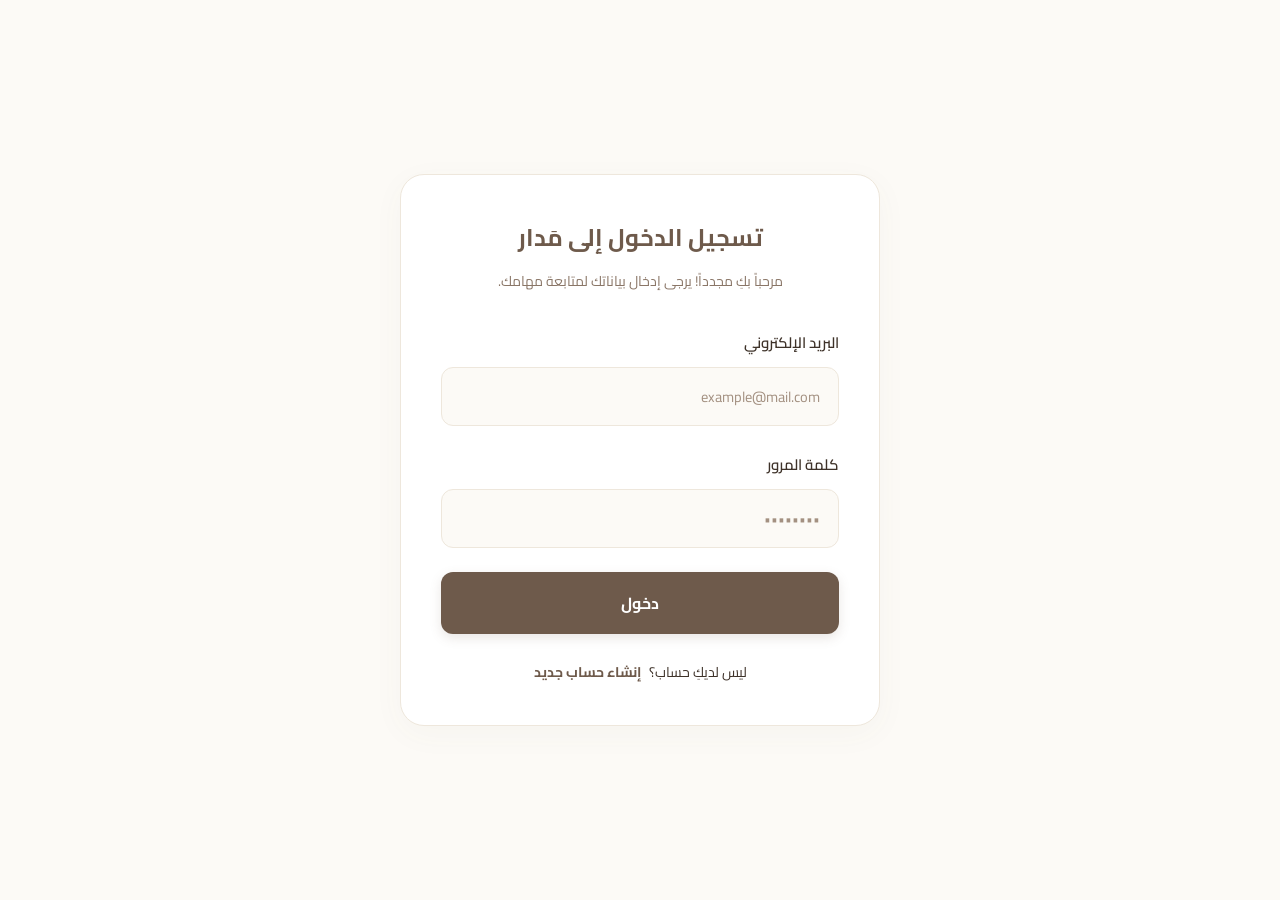
<file: index.html>
<!DOCTYPE html>
<html lang="ar" dir="rtl">
<head>
    <meta charset="UTF-8">
    <meta name="viewport" content="width=device-width, initial-scale=1.0">
    <title>لوحة التحكم - نظرة عامة</title>
    <link rel="stylesheet" href="style.css">
    <link rel="preconnect" href="https://fonts.googleapis.com">
    <link rel="preconnect" href="https://fonts.gstatic.com" crossorigin>
    <link href="https://fonts.googleapis.com/css2?family=Cairo:wght@300;400;600;700&display=swap" rel="stylesheet">
</head>
<body>

    <div class="app-container">
        <aside class="sidebar">
            <div class="logo-section">
                <h2>تطبيق مدار</h2>
            </div>
            <nav class="nav-menu">
                <a href="index.html" class="nav-item active">
                    <span class="icon">📊</span> نظرة عامة
                </a>
                <a href="tasks.html" class="nav-item">
                    <span class="icon">📝</span> إدارة المهام
                </a>
                <a href="calendar.html" class="nav-item">
                    <span class="icon">📅</span> التقويم
                </a>
                <a href="settings.html" class="nav-item">
                    <span class="icon">⚙️</span> الإعدادات
                </a>
            </nav>
           <div class="user-profile">
    <div class="avatar" id="userAvatar">M</div>
    <div class="username" id="displayUsername">جاري التحميل...</div>
</div>
        </aside>

        <main class="main-content">
            <header class="main-header">
                <div class="welcome-text">
                    <h1>أهلاً بكِ في لوحة التحكم</h1>
                    <p>تابعي مصفوفة مهامك اليومية ومشاريعك الحالية بصورة منظمة.</p>
                </div>
            </header>

            <section class="stats-grid">
                <div class="stat-card total">
                    <div class="stat-icon">📁</div>
                    <div class="stat-info">
                        <h3>المهام الكلية</h3>
                        <p class="stat-number">12</p>
                    </div>
                </div>
                <div class="stat-card completed">
                    <div class="stat-icon">✅</div>
                    <div class="stat-info">
                        <h3>المهام المكتملة</h3>
                        <p class="stat-number">8</p>
                    </div>
                </div>
                <div class="stat-card delayed">
                    <div class="stat-icon">⚠️</div>
                    <div class="stat-info">
                        <h3>المهام المتأخرة</h3>
                        <p class="stat-number">2</p>
                    </div>
                </div>
            </section>

            <section class="recent-tasks-section">
                <div class="section-header">
                    <h2>⏳ المهام القادمة ذات الأولوية</h2>
                </div>
                <div class="task-list-mini">
                    <div class="mini-task-item high-priority">
                        <div class="task-meta">
                            <span class="priority-dot high"></span>
                            <span class="task-title">برمجة جافا سكربت للموقع</span>
                        </div>
                        <span class="task-date">18 / 06 / 2026</span>
                    </div>
                    <div class="mini-task-item med-priority">
                        <div class="task-meta">
                            <span class="priority-dot med"></span>
                            <span class="task-title">تصميم واجهة لوحة التحكم الإضافية</span>
                        </div>
                        <span class="task-date">22 / 06 / 2026</span>
                    </div>
                </div>
            </section>
        </main>
    </div>
<script src="script.js"></script>
</body>
</html>
</file>
<file: style.css>
/* ==========================================================================
   تطبيق مَدار (Madar Task Management) - ملف التنسيق الموحد والشامل الشامل
   ========================================================================== */

/* إعدادات الخطوط والتهيئة العامة */
* {
    margin: 0;
    padding: 0;
    box-sizing: border-box;
    font-family: 'Cairo', sans-serif;
}

:root {
    /* لوحة الألوان البيجية والبنية الهادئة والأنيقة */
    --bg-main: #fcfaf6;            /* بيج ناعم جداً للخلفية الأساسية للموقع */
    --bg-sidebar: #f3ede2;         /* بيج دافئ مميز للقائمة الجانبية */
    --white: #ffffff;              /* أبيض ناصع لخلفيات البطاقات والتقويم والـ Forms */
    
    /* درجات البني الاحترافية */
    --accent-brown: #6e5a4b;       /* بني دافئ غني للعناصر النشطة والأزرار والنصوص الرئيسية */
    --accent-hover: #58483c;       /* درجة أغمق قليلاً لتأثيرات الـ Hover */
    --accent-light-brown: #a89485; /* بني ناعم متناسق */
    
    /* ألوان النصوص والحدود */
    --text-main: #3e3229;          /* بني داكن جداً (بديل الأسود) لراحة تامة للعين */
    --text-muted: #8a7667;         /* بني رمادي خفيف للنصوص الثانوية والتواريخ */
    --border-color: #eee7dc;       /* لون الحدود الفاصلة مريح ومتناسق مع البيج */
    
    /* ألوان دلالية للأولويات والإجراءات الخطيرة */
    --priority-high: #c2593f;      /* أحمر طوبي هادئ للأولويات العالية */
    --priority-medium: #d49a46;    /* خردلي دافئ للأولويات المتوسطة */
    --priority-low: #738c71;       /* أخضر زيتوني ناعم للأولويات المنخفضة */
    --danger-bg: #ba4a4a;          /* أحمر دافئ لزر مسح البيانات */
    --danger-hover: #9c3c3c;
}

body {
    background-color: var(--bg-main);
    color: var(--text-main);
    min-height: 100vh;
    overflow-x: hidden;
}

/* ==========================================================================
   1. الهيكل العام ونظام التوزيع (Layout & Sidebar)
   ========================================================================== */

.app-container {
    display: flex;
    min-height: 100vh;
    width: 100%;
}

/* القائمة الجانبية (Sidebar) */
.sidebar {
    width: 260px;
    background-color: var(--bg-sidebar);
    padding: 35px 20px;
    display: flex;
    flex-direction: column;
    justify-content: space-between;
    border-left: 1px solid #e7dfd3;
    flex-shrink: 0;
}

.logo-section h2 {
    color: var(--accent-brown);
    font-size: 22px;
    font-weight: 700;
    text-align: center;
    margin-bottom: 40px;
    letter-spacing: 0.5px;
}

.nav-menu {
    display: flex;
    flex-direction: column;
    gap: 12px;
    flex-grow: 1;
}

.nav-item {
    display: flex;
    align-items: center;
    gap: 15px;
    padding: 14px 18px;
    color: var(--text-main);
    text-decoration: none;
    font-weight: 600;
    font-size: 15px;
    border-radius: 12px;
    transition: all 0.25s ease-in-out;
}

.nav-item:hover {
    background-color: rgba(110, 90, 75, 0.08);
    color: var(--accent-brown);
}

.nav-item.active {
    background-color: var(--accent-brown);
    color: var(--white);
    box-shadow: 0 4px 12px rgba(110, 90, 75, 0.15);
}

.nav-item .icon {
    font-size: 18px;
}

/* حساب المستخدم (User Profile Section) */
.user-profile {
    display: flex;
    align-items: center;
    gap: 14px;
    padding-top: 20px;
    border-top: 1px solid #e7dfd3;
}

.avatar {
    width: 42px;
    height: 42px;
    background-color: var(--accent-brown);
    color: var(--white);
    border-radius: 50%;
    display: flex;
    align-items: center;
    justify-content: center;
    font-weight: 700;
    font-size: 16px;
    box-shadow: 0 2px 6px rgba(110, 90, 75, 0.1);
}

.username {
    font-weight: 600;
    color: var(--text-main);
    font-size: 14px;
}

/* المحتوى الرئيسي (Main Content Area) */
.main-content {
    flex-grow: 1;
    padding: 40px 50px;
    max-width: 1250px;
    width: 100%;
}

.main-header {
    margin-bottom: 40px;
}

.main-header h1 {
    font-size: 28px;
    color: var(--accent-brown);
    margin-bottom: 8px;
    font-weight: 700;
}

.main-header p {
    color: var(--text-muted);
    font-size: 15px;
}

/* ==========================================================================
   2. تنسيقات الصفحة الأولى: نظرة عامة (Dashboard)
   ========================================================================== */

.stats-grid {
    display: flex;
    gap: 24px;
    margin-bottom: 40px;
    flex-wrap: wrap;
}

.stat-card {
    flex: 1;
    min-width: 260px;
    background-color: var(--white);
    border: 1px solid var(--border-color);
    border-radius: 18px;
    padding: 26px;
    display: flex;
    align-items: center;
    gap: 22px;
    box-shadow: 0 4px 16px rgba(110, 90, 75, 0.02);
    transition: transform 0.3s ease, box-shadow 0.3s ease;
}

.stat-card:hover {
    transform: translateY(-4px);
    box-shadow: 0 6px 20px rgba(110, 90, 75, 0.05);
}

.stat-icon {
    font-size: 30px;
    width: 64px;
    height: 64px;
    background-color: var(--bg-main);
    border-radius: 14px;
    display: flex;
    align-items: center;
    justify-content: center;
}

.stat-info h3 {
    font-size: 14px;
    color: var(--text-muted);
    margin-bottom: 6px;
    font-weight: 600;
}

.stat-number {
    font-size: 30px;
    font-weight: 700;
    color: var(--accent-brown);
    line-height: 1;
}

.recent-tasks-section {
    background-color: var(--white);
    border: 1px solid var(--border-color);
    border-radius: 18px;
    padding: 28px;
    box-shadow: 0 4px 16px rgba(110, 90, 75, 0.02);
}

.section-header h2 {
    font-size: 19px;
    color: var(--accent-brown);
    margin-bottom: 22px;
    font-weight: 700;
}

.task-list-mini {
    display: flex;
    flex-direction: column;
    gap: 16px;
}

.mini-task-item {
    display: flex;
    justify-content: space-between;
    align-items: center;
    padding: 16px 22px;
    background-color: var(--bg-main);
    border-radius: 14px;
    border-right: 5px solid transparent;
    transition: background-color 0.2s;
}

.mini-task-item:hover {
    background-color: #f5f0e6;
}

.mini-task-item.high-priority { border-right-color: var(--priority-high); }
.mini-task-item.medium-priority { border-right-color: var(--priority-medium); }
.mini-task-item.low-priority { border-right-color: var(--priority-low); }

.task-meta {
    display: flex;
    align-items: center;
    gap: 14px;
}

.priority-dot {
    width: 10px;
    height: 10px;
    border-radius: 50%;
}

.priority-dot.high { background-color: var(--priority-high); }
.priority-dot.medium { background-color: var(--priority-medium); }
.priority-dot.low { background-color: var(--priority-low); }

.task-title {
    font-weight: 600;
    font-size: 15px;
    color: var(--text-main);
}

.task-date {
    font-size: 13.5px;
    color: var(--text-muted);
    font-weight: 600;
}

/* ==========================================================================
   3. تنسيقات النماذج والجدول (Forms & Table)
   ========================================================================== */

.form-container {
    background-color: var(--white);
    border: 1px solid var(--border-color);
    border-radius: 20px;
    padding: 35px;
    max-width: 800px;
    box-shadow: 0 4px 20px rgba(110, 90, 75, 0.02);
}

.form-group {
    display: flex;
    flex-direction: column;
    gap: 10px;
    margin-bottom: 24px;
}

.form-group label {
    font-weight: 600;
    font-size: 15px;
    color: var(--text-main);
}

.form-group input[type="text"],
.form-group input[type="email"],
.form-group input[type="password"],
.form-group input[type="date"],
.form-group textarea,
.form-group select {
    width: 100%;
    padding: 14px 18px;
    background-color: var(--bg-main);
    border: 1px solid var(--border-color);
    border-radius: 12px;
    color: var(--text-main);
    font-size: 15px;
    outline: none;
    transition: all 0.25s ease;
}

.form-group input:focus,
.form-group textarea:focus,
.form-group select:focus {
    border-color: var(--accent-light-brown);
    background-color: var(--white);
    box-shadow: 0 0 0 4px rgba(110, 90, 75, 0.05);
}

::placeholder {
    color: #a39081;
    font-size: 14.5px;
}

.btn-submit {
    width: 100%;
    padding: 16px;
    background-color: var(--accent-brown);
    color: var(--white);
    border: none;
    border-radius: 12px;
    font-size: 16px;
    font-weight: 700;
    cursor: pointer;
    transition: background-color 0.2s ease, transform 0.1s ease;
    box-shadow: 0 4px 12px rgba(110, 90, 75, 0.15);
}

.btn-submit:hover {
    background-color: var(--accent-hover);
}

.calendar-container {
    background-color: var(--white);
    border: 1px solid var(--border-color);
    border-radius: 20px;
    padding: 30px;
    box-shadow: 0 4px 20px rgba(110, 90, 75, 0.02);
}

.table-responsive {
    width: 100%;
    overflow-x: auto;
}

.project-table {
    width: 100%;
    border-collapse: collapse;
    text-align: right;
}

.project-table th {
    background-color: var(--bg-main);
    color: var(--accent-brown);
    padding: 16px 20px;
    font-weight: 700;
    font-size: 15px;
    border-bottom: 2px solid var(--border-color);
}

.project-table td {
    padding: 18px 20px;
    border-bottom: 1px solid var(--border-color);
    color: var(--text-main);
    font-size: 14.5px;
}

.project-table tbody tr:hover {
    background-color: rgba(243, 237, 226, 0.3);
}

.task-date-cell {
    font-weight: 700;
    color: var(--text-muted);
}

.task-name-cell {
    font-weight: 700;
    color: var(--accent-brown);
}

.task-desc-cell {
    color: var(--text-muted);
    max-width: 400px;
    line-height: 1.6;
}

.badge {
    display: inline-block;
    padding: 6px 14px;
    border-radius: 8px;
    font-size: 13px;
    font-weight: 700;
}

.badge.priority-high { background-color: rgba(194, 89, 63, 0.12); color: var(--priority-high); }
.badge.priority-medium { background-color: rgba(214, 154, 70, 0.12); color: var(--priority-medium); }
.badge.priority-low { background-color: rgba(115, 140, 113, 0.12); color: var(--priority-low); }

.btn-action {
    background: none;
    border: none;
    font-size: 16px;
    cursor: pointer;
    padding: 6px;
    margin: 0 4px;
    border-radius: 8px;
}

/* ==========================================================================
   4. الإعدادات والتحكم (Settings & Toggles)
   ========================================================================== */

.settings-card {
    background-color: var(--white);
    border: 1px solid var(--border-color);
    border-radius: 20px;
    padding: 10px 30px;
}

.setting-row {
    display: flex;
    justify-content: space-between;
    align-items: center;
    padding: 28px 0;
    border-bottom: 1px solid var(--border-color);
}

.setting-info h3 { font-size: 16px; font-weight: 700; }
.setting-info p { font-size: 13.5px; color: var(--text-muted); line-height: 1.5; }

.switch { position: relative; display: inline-block; width: 52px; height: 28px; flex-shrink: 0; }
.switch input { opacity: 0; width: 0; height: 0; }
.slider { position: absolute; cursor: pointer; top: 0; left: 0; right: 0; bottom: 0; background-color: #ded6c9; transition: .3s; border-radius: 34px; }
.slider:before { position: absolute; content: ""; height: 20px; width: 20px; left: 4px; bottom: 4px; background-color: var(--white); transition: .3s; border-radius: 50%; }
input:checked + .slider { background-color: var(--accent-brown); }
input:checked + .slider:before { transform: translateX(24px); }

.btn-optimize {
    padding: 10px 20px;
    background-color: var(--bg-main);
    border: 1px solid var(--border-color);
    color: var(--accent-brown);
    border-radius: 10px;
    font-weight: 700;
    cursor: pointer;
}

.danger-zone { background-color: rgba(186, 74, 74, 0.02); margin: 10px -30px 0 -30px; padding: 28px 30px; border-radius: 0 0 20px 20px; border-top: 1px dashed rgba(186, 74, 74, 0.2); }
.text-danger { color: var(--danger-bg); }
.btn-danger { padding: 12px 24px; background-color: var(--danger-bg); color: var(--white); border: none; border-radius: 10px; font-weight: 700; cursor: pointer; }

/* ==========================================================================
   🆕 5. التنسيق الجديد الخاص بصفحة الحسابات الذكية (Auth Page Style)
   ========================================================================== */

.auth-body {
    background-color: var(--bg-main);
    display: flex;
    justify-content: center;
    align-items: center;
    min-height: 100vh;
    padding: 20px;
}

.auth-container {
    width: 100%;
    max-width: 480px;
}

.auth-box {
    background-color: var(--white);
    border: 1px solid var(--border-color);
    border-radius: 24px;
    padding: 40px;
    box-shadow: 0 8px 32px rgba(110, 90, 75, 0.04);
}

.auth-header {
    text-align: center;
    margin-bottom: 35px;
}

.auth-header h1 {
    font-size: 24px;
    color: var(--accent-brown);
    font-weight: 700;
    margin-bottom: 10px;
}

.auth-header p {
    font-size: 14px;
    color: var(--text-muted);
    line-height: 1.6;
}

.auth-footer {
    text-align: center;
    margin-top: 25px;
    font-size: 14px;
    color: var(--text-main);
}

.auth-footer a {
    color: var(--accent-brown);
    text-decoration: none;
    font-weight: 700;
    margin-right: 5px;
    transition: color 0.2s;
}

.auth-footer a:hover {
    color: var(--accent-hover);
    text-decoration: underline;
}

/* ==========================================================================
   6. دعم التجاوب الكامل والـ Responsive
   ========================================================================== */

@media (max-width: 768px) {
    .app-container { flex-direction: column; }
    .sidebar { width: 100%; padding: 20px; border-left: none; border-bottom: 1px solid var(--border-color); }
    .logo-section h2 { margin-bottom: 15px; }
    .nav-menu { flex-direction: row; flex-wrap: wrap; justify-content: center; gap: 8px; }
    .user-profile { display: none; }
    .main-content { padding: 20px; }
    .setting-row { flex-direction: column; align-items: flex-start; gap: 16px; }
    .setting-action { align-self: flex-end; }
    .auth-box { padding: 30px 20px; }
}
/* يوضع في ملف الـ CSS لتنعيم أي تغييرات بصرية أثناء التنقل */
.nav-item, .btn-submit, .stat-card {
    transition: all 0.3s cubic-bezier(0.4, 0, 0.2, 1);
}
/* الألوان الافتراضية للوضع الفاتح */
body {
    background-color: #ffffff;
    color: #333333;
    transition: background-color 0.3s ease, color 0.3s ease;
}

/* الألوان التي ستطبق تلقائياً عند تفعيل الوضع الداكن بالجافا سكريبت */
body.dark-theme {
    background-color: #1a1a1a;
    color: #f5f5f5;
}

/* يمكنك إضافة أي عنصر آخر تريدين تغيير لونه في الوضع الداكن هنا، مثل: */
body.dark-theme .sidebar {
    background-color: #111111;
}
</file>
